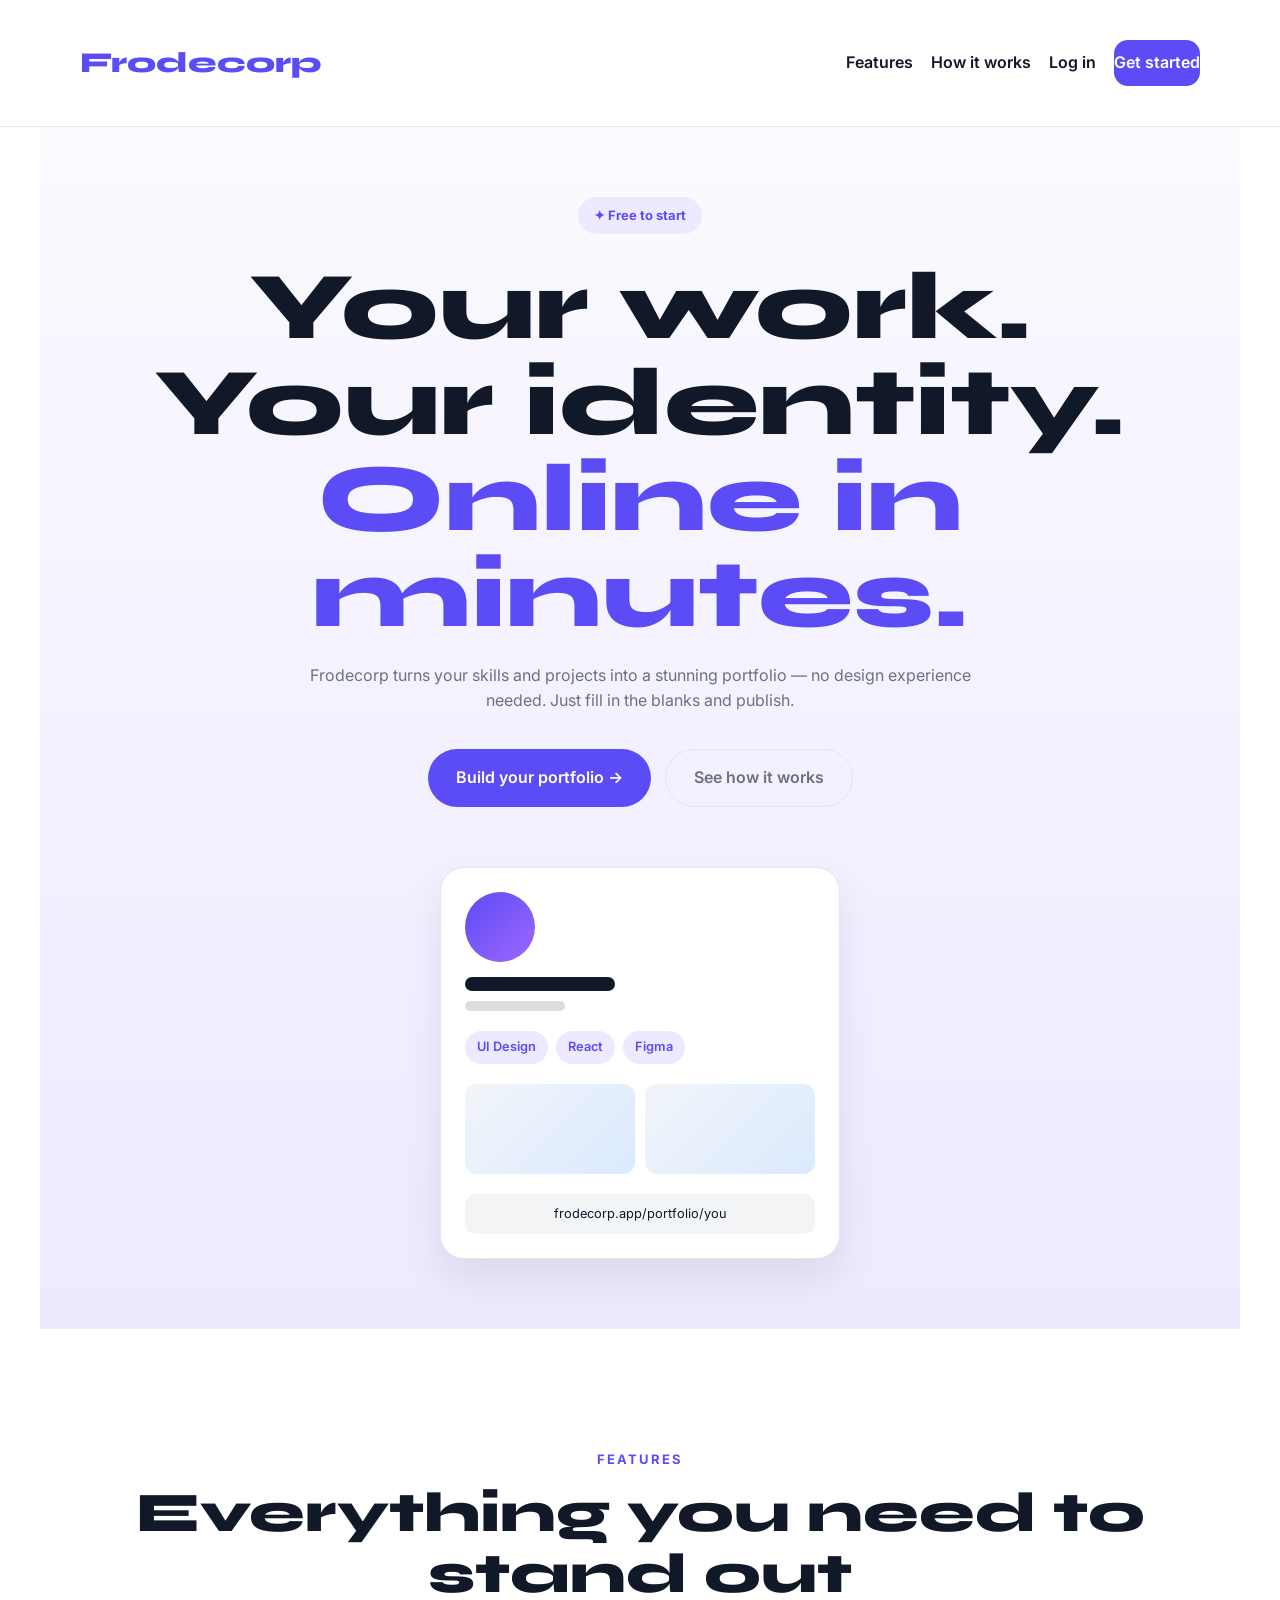
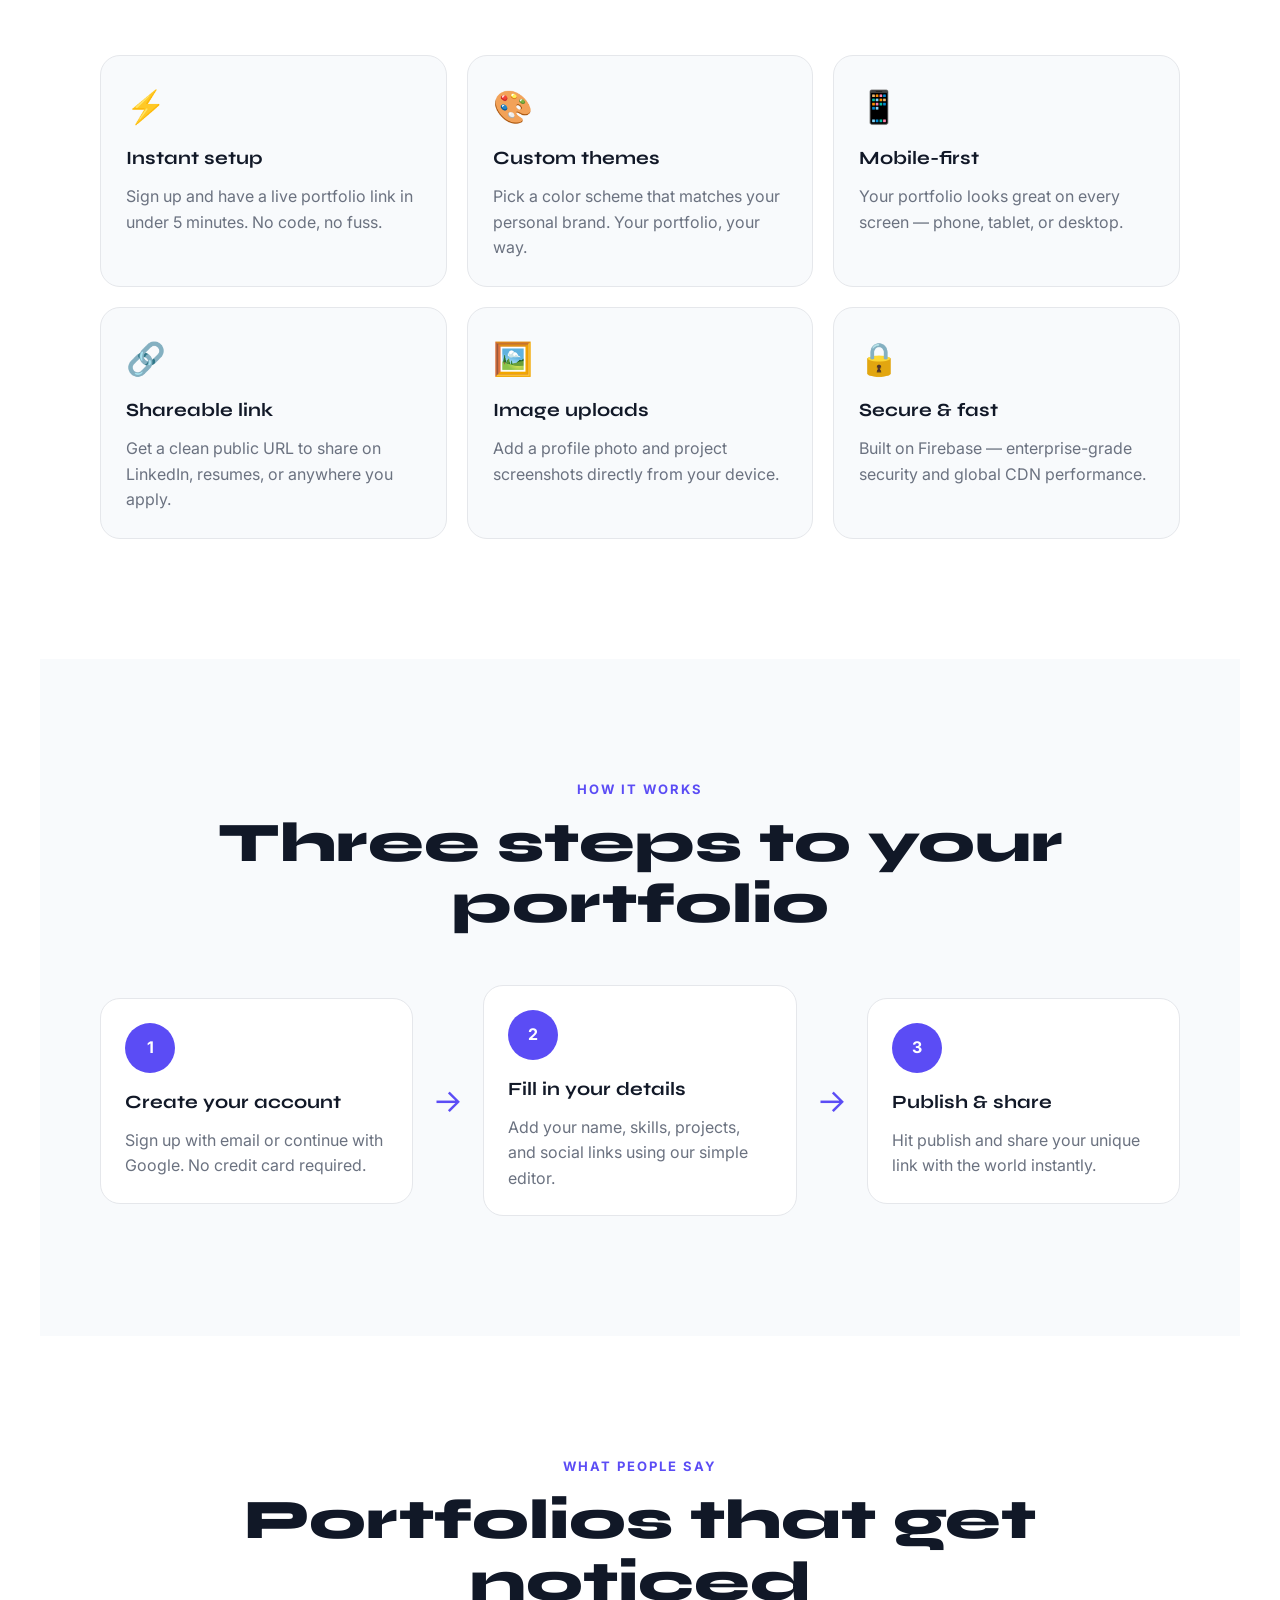
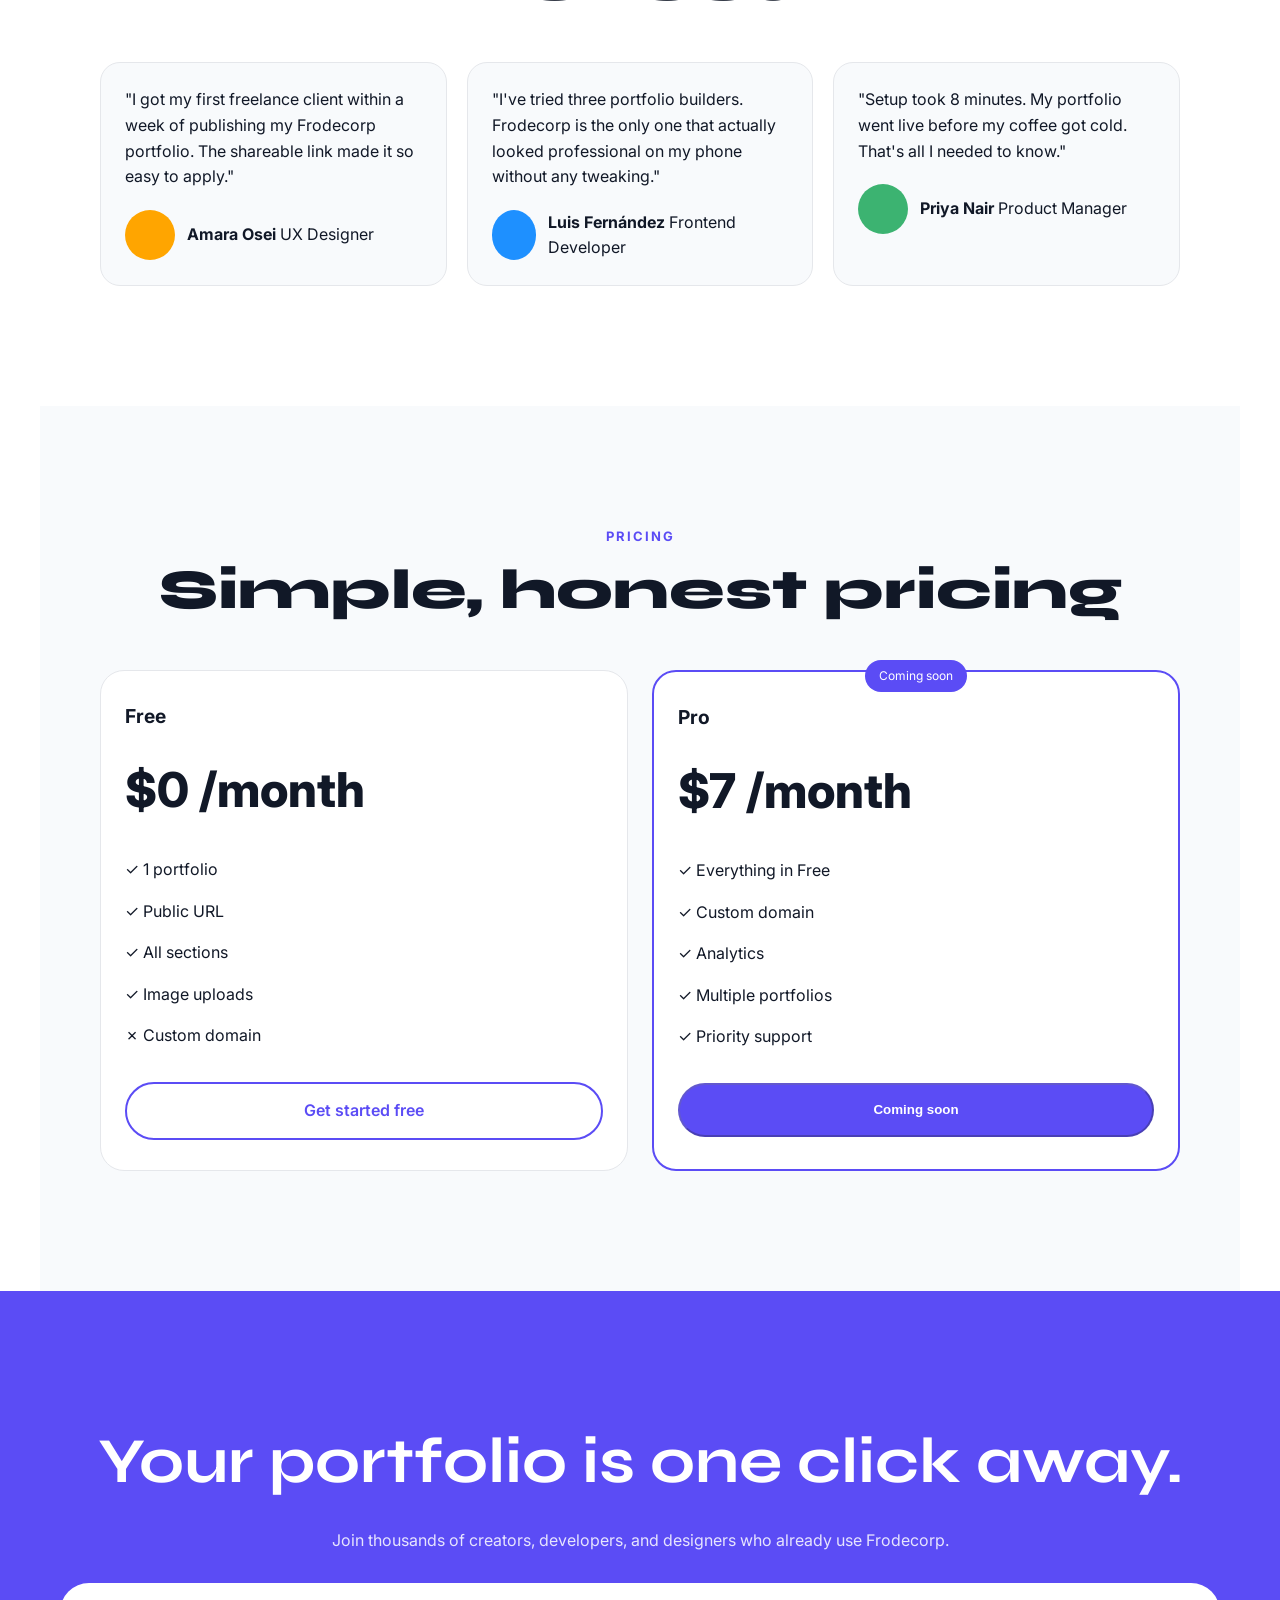
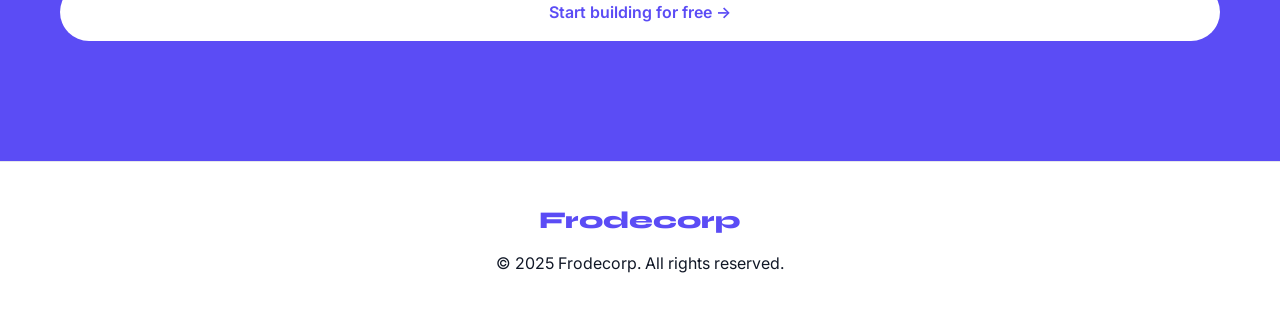
<file: index.html>
<!DOCTYPE html>
<html lang="en">
<head>
  <meta charset="UTF-8" />
  <meta name="viewport" content="width=device-width, initial-scale=1.0" />


<!-- Primary Meta -->
  <meta name="description" content="Frodecorp Builder — drag-and-drop website builder. Create, customize, and publish stunning websites in minutes. No coding required.">
  <meta name="theme-color" content="#6C63FF">

  <!-- Open Graph (Facebook, LinkedIn, WhatsApp) -->
  <meta property="og:type" content="website">
  <meta property="og:title" content="Frodecorp Builder">
  <meta property="og:description" content="Drag-and-drop website builder. Create, customize, and publish stunning websites in minutes. No coding required.">
  <meta property="og:image" content="https://comepty-official.github.io/Frodecorp-/assets/icon.png">
  <meta property="og:url" content="https://comepty-official.github.io/Frodecorp-/">
  <meta property="og:site_name" content="Frodecorp Builder">

  <!-- Twitter / X -->
  <meta name="twitter:card" content="summary_large_image">
  <meta name="twitter:title" content="Frodecorp Builder">
  <meta name="twitter:description" content="Drag-and-drop website builder. Create, customize, and publish stunning websites in minutes. No coding required.">
  <meta name="twitter:image" content="https://comepty-official.github.io/Frodecorp-/assets/icon.png">

  <!-- Favicon / Icon -->
  <link rel="icon" type="image/png" href="assets/icon.png">
  <link rel="apple-touch-icon" href="assets/icon.png">

  <!-- Fonts -->
  <link rel="preconnect" href="https://fonts.googleapis.com">
  <link rel="preconnect" href="https://fonts.gstatic.com" crossorigin>
  <link href="https://fonts.googleapis.com/css2?family=Syne:wght@400;600;700;800&family=Inter:wght@300;400;500;600&display=swap" rel="stylesheet">



  <title>Frodecorp — Build Your Portfolio</title>
  <link rel="preconnect" href="https://fonts.googleapis.com" />
  <link rel="preconnect" href="https://fonts.gstatic.com" crossorigin />
  <link href="https://fonts.googleapis.com/css2?family=Syne:wght@400;600;700;800&family=Inter:wght@300;400;500;600&display=swap" rel="stylesheet" />
  <link rel="stylesheet" href="css/index.css" />
</head>
<body>

  <!-- NAV -->
 <nav class="nav">
    <div class="nav-container">

        <a href="index.html" class="nav-logo">
            Frodecorp
        </a>

        <button class="menu-btn" id="menuBtn">
            ☰
        </button>

        <div class="nav-links" id="navLinks">
            <a href="#features">Features</a>
            <a href="#how">How it works</a>
            <a href="login.html" class="nav-login">Log in</a>
            <a href="signup.html" class="btn btn-sm nav-btn">
                Get started
            </a>
        </div>

    </div>
</nav>

  <!-- HERO -->
  <section class="hero">
    <div class="hero-badge">✦ Free to start</div>
    <h1 class="hero-title">
      Your work.<br />
      Your identity.<br />
      <span class="hero-accent">Online in minutes.</span>
    </h1>
    <p class="hero-sub">Frodecorp turns your skills and projects into a stunning portfolio — no design experience needed. Just fill in the blanks and publish.</p>
    <div class="hero-cta">
      <a href="signup.html" class="btn btn-lg">Build your portfolio →</a>
      <a href="#features" class="btn-ghost">See how it works</a>
    </div>
    <div class="hero-demo">
      <div class="demo-card">
        <div class="demo-avatar"></div>
        <div class="demo-info">
          <div class="demo-name"></div>
          <div class="demo-role"></div>
        </div>
        <div class="demo-skills">
          <span>UI Design</span><span>React</span><span>Figma</span>
        </div>
        <div class="demo-projects">
          <div class="demo-proj"></div>
          <div class="demo-proj"></div>
        </div>
        <div class="demo-tag">frodecorp.app/portfolio/you</div>
      </div>
    </div>
  </section>

  <!-- FEATURES -->
  <section class="features" id="features">
    <div class="section-label">Features</div>
    <h2 class="section-title">Everything you need to stand out</h2>
    <div class="features-grid">
      <div class="feature-card">
        <div class="feature-icon">⚡</div>
        <h3>Instant setup</h3>
        <p>Sign up and have a live portfolio link in under 5 minutes. No code, no fuss.</p>
      </div>
      <div class="feature-card">
        <div class="feature-icon">🎨</div>
        <h3>Custom themes</h3>
        <p>Pick a color scheme that matches your personal brand. Your portfolio, your way.</p>
      </div>
      <div class="feature-card">
        <div class="feature-icon">📱</div>
        <h3>Mobile-first</h3>
        <p>Your portfolio looks great on every screen — phone, tablet, or desktop.</p>
      </div>
      <div class="feature-card">
        <div class="feature-icon">🔗</div>
        <h3>Shareable link</h3>
        <p>Get a clean public URL to share on LinkedIn, resumes, or anywhere you apply.</p>
      </div>
      <div class="feature-card">
        <div class="feature-icon">🖼️</div>
        <h3>Image uploads</h3>
        <p>Add a profile photo and project screenshots directly from your device.</p>
      </div>
      <div class="feature-card">
        <div class="feature-icon">🔒</div>
        <h3>Secure & fast</h3>
        <p>Built on Firebase — enterprise-grade security and global CDN performance.</p>
      </div>
    </div>
  </section>

  <!-- HOW IT WORKS -->
  <section class="how" id="how">
    <div class="section-label">How it works</div>
    <h2 class="section-title">Three steps to your portfolio</h2>
    <div class="steps">
      <div class="step">
        <div class="step-num">1</div>
        <div class="step-content">
          <h3>Create your account</h3>
          <p>Sign up with email or continue with Google. No credit card required.</p>
        </div>
      </div>
      <div class="step-arrow">→</div>
      <div class="step">
        <div class="step-num">2</div>
        <div class="step-content">
          <h3>Fill in your details</h3>
          <p>Add your name, skills, projects, and social links using our simple editor.</p>
        </div>
      </div>
      <div class="step-arrow">→</div>
      <div class="step">
        <div class="step-num">3</div>
        <div class="step-content">
          <h3>Publish & share</h3>
          <p>Hit publish and share your unique link with the world instantly.</p>
        </div>
      </div>
    </div>
  </section>

  <!-- TESTIMONIALS -->
  <section class="testimonials">
    <div class="section-label">What people say</div>
    <h2 class="section-title">Portfolios that get noticed</h2>
    <div class="testi-grid">
      <div class="testi-card">
        <p>"I got my first freelance client within a week of publishing my Frodecorp portfolio. The shareable link made it so easy to apply."</p>
        <div class="testi-author">
          <div class="testi-avatar a1"></div>
          <div>
            <strong>Amara Osei</strong>
            <span>UX Designer</span>
          </div>
        </div>
      </div>
      <div class="testi-card">
        <p>"I've tried three portfolio builders. Frodecorp is the only one that actually looked professional on my phone without any tweaking."</p>
        <div class="testi-author">
          <div class="testi-avatar a2"></div>
          <div>
            <strong>Luis Fernández</strong>
            <span>Frontend Developer</span>
          </div>
        </div>
      </div>
      <div class="testi-card">
        <p>"Setup took 8 minutes. My portfolio went live before my coffee got cold. That's all I needed to know."</p>
        <div class="testi-author">
          <div class="testi-avatar a3"></div>
          <div>
            <strong>Priya Nair</strong>
            <span>Product Manager</span>
          </div>
        </div>
      </div>
    </div>
  </section>

  <!-- PRICING -->
  <section class="pricing">
    <div class="section-label">Pricing</div>
    <h2 class="section-title">Simple, honest pricing</h2>
    <div class="pricing-grid">
      <div class="pricing-card">
        <div class="pricing-tier">Free</div>
        <div class="pricing-price">$0 <span>/month</span></div>
        <ul>
          <li>✓ 1 portfolio</li>
          <li>✓ Public URL</li>
          <li>✓ All sections</li>
          <li>✓ Image uploads</li>
          <li>✗ Custom domain</li>
        </ul>
        <a href="signup.html" class="btn btn-outline w-full">Get started free</a>
      </div>
      <div class="pricing-card pricing-featured">
        <div class="pricing-badge">Coming soon</div>
        <div class="pricing-tier">Pro</div>
        <div class="pricing-price">$7 <span>/month</span></div>
        <ul>
          <li>✓ Everything in Free</li>
          <li>✓ Custom domain</li>
          <li>✓ Analytics</li>
          <li>✓ Multiple portfolios</li>
          <li>✓ Priority support</li>
        </ul>
        <button class="btn w-full" disabled>Coming soon</button>
      </div>
    </div>
  </section>

  <!-- CTA -->
  <section class="cta">
    <h2>Your portfolio is one click away.</h2>
    <p>Join thousands of creators, developers, and designers who already use Frodecorp.</p>
    <a href="signup.html" class="btn btn-lg btn-white">Start building for free →</a>
  </section>

  <!-- FOOTER -->
  <footer class="footer">
    <div class="footer-logo">Frodecorp</div>
    <p>© 2025 Frodecorp. All rights reserved.</p>
  </footer>
  
  
  
  <script>
      
      const menuBtn = document.getElementById("menuBtn");
const navLinks = document.getElementById("navLinks");

menuBtn.addEventListener("click", () => {
    navLinks.classList.toggle("active");
});

  </script>

</body>
</html>
</file>
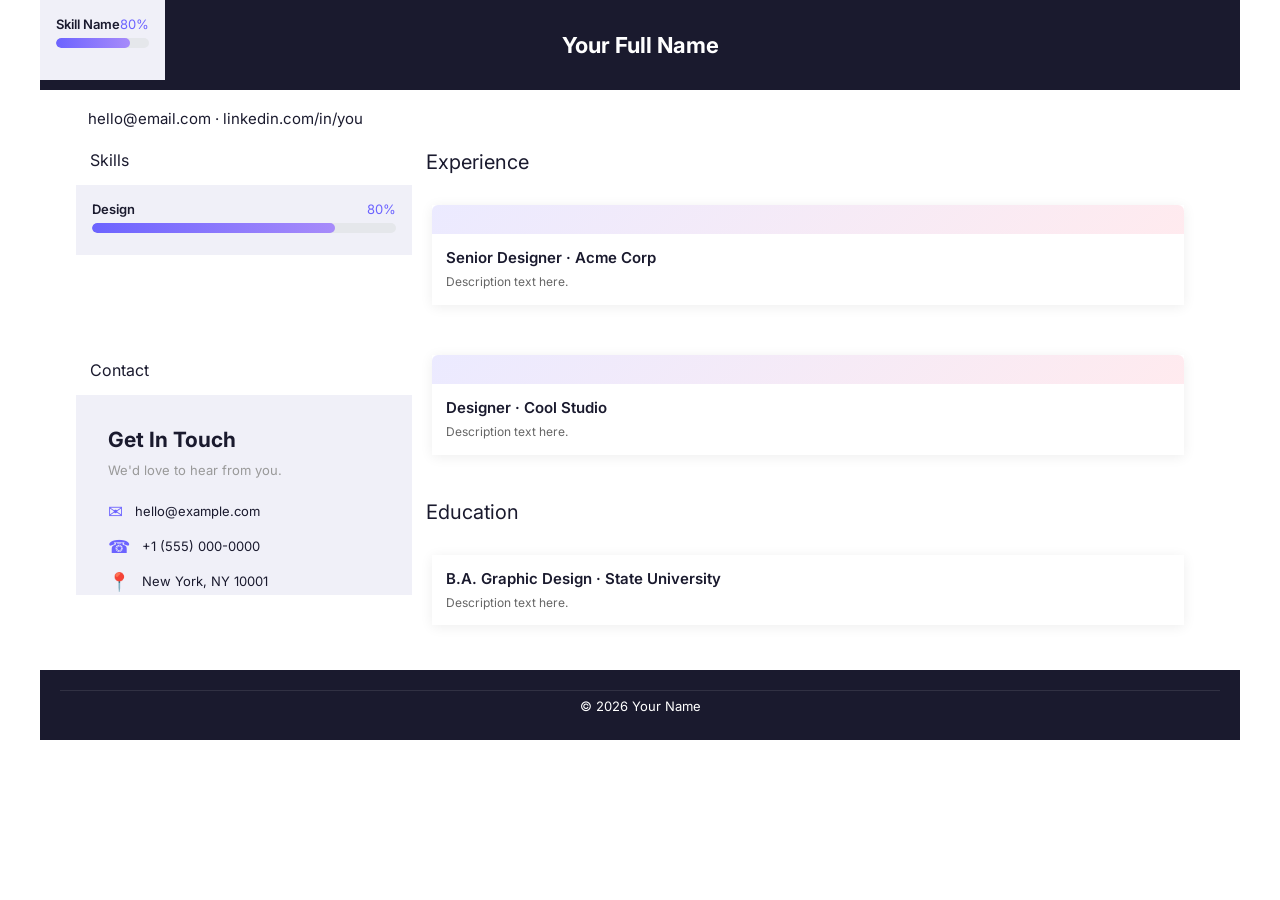
<file: game.html>
<!DOCTYPE html>
<html lang="en">
<head>
<meta charset="UTF-8"/>
<meta name="viewport" content="width=device-width,initial-scale=1"/>
<meta name="generator" content="Frodecorp Builder"/>
<title>My Website</title>
<style>
/* Frodecorp — Published Site */
@import url('https://fonts.googleapis.com/css2?family=Inter:wght@300;400;500;600;700;800&display=swap');
@import url('https://cdn.jsdelivr.net/npm/bootstrap-icons@1.11.3/font/bootstrap-icons.min.css');
*{box-sizing:border-box;margin:0;padding:0}
html{scroll-behavior:smooth}
body{font-family:'Inter',sans-serif;overflow-x:hidden}

/* ── Animations ── */
@keyframes fade-in{from{opacity:0}to{opacity:1}}
@keyframes slide-in{from{transform:translateX(-40px);opacity:0}to{transform:none;opacity:1}}
@keyframes slide-up{from{transform:translateY(30px);opacity:0}to{transform:none;opacity:1}}
@keyframes bounce{0%,100%{transform:translateY(0)}50%{transform:translateY(-12px)}}
@keyframes zoom{from{transform:scale(.6);opacity:0}to{transform:scale(1);opacity:1}}
@keyframes shake{0%,100%{transform:translateX(0)}20%,60%{transform:translateX(-6px)}40%,80%{transform:translateX(6px)}}
@keyframes rotate{from{transform:rotate(0deg)}to{transform:rotate(360deg)}}
@keyframes pulse{0%,100%{transform:scale(1)}50%{transform:scale(1.05)}}

/* ── Responsive canvas ── */
.fr-canvas{
  position:relative;
  width:100%;
  max-width:1200px;
  margin:0 auto;
  /* height set by JS below */
}

/* ── Each element: absolute in editor, fluid in viewer ── */
.fr-el{
  position:absolute;
  box-sizing:border-box;
  overflow:hidden;
}

/* ── Fluid overrides for small screens ── */
@media(max-width:767px){
  .fr-canvas{overflow-x:hidden}
  .fr-el{
    /* Convert px positions to % of 1200px design width */
    position:relative!important;
    left:auto!important;top:auto!important;
    width:100%!important;
    height:auto!important;
    min-height:var(--mh,auto);
    margin-bottom:12px;
  }
  .fr-el[data-type="navbar"] nav{display:none}
  .fr-el[data-type="hero"] h1{font-size:clamp(22px,6vw,36px)!important}
  .fr-el[data-type="hero"]{padding:40px 20px!important}
  .fr-el[data-type="stats"]{flex-wrap:wrap;gap:16px}
  .fr-el[data-type="stats"]>div{flex:1;min-width:80px}
}
@media(min-width:768px) and (max-width:1199px){
  .fr-el[data-type="hero"] h1{font-size:clamp(26px,3.5vw,48px)!important}
}

/* ── Responsive text ── */
.fr-el h1{line-height:1.15}
.fr-el p{line-height:1.6}
button{font-family:'Inter',sans-serif}

</style>
</head>
<body>
<div class="fr-canvas" id="frCanvas" style="height:NaNpx" data-design-w="1200">
  <div class="fr-el" data-type="header" style="position:absolute;left:0px;top:0px;width:1200px;height:90px;z-index:134;color:#ffffff;background-color:#1a1a2e;font-size:22px;font-family:Inter;font-weight:400;text-align:left;padding:20px;border-radius:0px;--mh:90px"><div style="display:flex;align-items:center;justify-content:center;width:100%;height:100%"><span style="font-size:22px;font-family:Inter;font-weight:400;color:#ffffff;text-align:left;font-size:22px;font-weight:700">Your Full Name</span></div></div>
  <div class="fr-el" data-type="text" style="position:absolute;left:36px;top:100px;width:336px;height:30px;z-index:135;color:#1a1a2e;background-color:transparent;font-size:15px;font-family:Inter;font-weight:400;text-align:left;padding:8px;border-radius:0px;--mh:30px"><span style="font-size:15px;font-family:Inter;font-weight:400;color:#1a1a2e;text-align:left;padding:4px;line-height:1.5">hello@email.com · linkedin.com/in/you</span></div>
  <div class="fr-el" data-type="heading" style="position:absolute;left:36px;top:140px;width:336px;height:40px;z-index:136;color:#1a1a2e;background-color:transparent;font-size:16px;font-family:Inter;font-weight:400;text-align:left;padding:10px;border-radius:0px;--mh:40px"><span style="font-size:16px;font-family:Inter;font-weight:400;color:#1a1a2e;text-align:left;padding:4px;line-height:1.2">Skills</span></div>
  <div class="fr-el" data-type="progress" style="position:absolute;left:36px;top:185px;width:336px;height:70px;z-index:137;color:#1a1a2e;background-color:#f0f0f8;font-size:13px;font-family:Inter;font-weight:400;text-align:left;padding:16px;border-radius:0px;--mh:70px"><div style="width:100%">
        <div style="display:flex;justify-content:space-between;margin-bottom:6px"><span style="font-size:13px;font-weight:600;color:#1a1a2e">Design</span><span style="font-size:13px;color:#6c63ff">80%</span></div>
        <div style="background:#e5e7eb;border-radius:8px;height:10px;overflow:hidden"><div style="background:linear-gradient(90deg,#6c63ff,#a78bfa);width:80%;height:100%;border-radius:8px"></div></div>
      </div></div>
  <div class="fr-el" data-type="progress" style="position:absolute;left:undefinedpx;top:undefinedpx;width:nullpx;height:80px;z-index:138;color:#1a1a2e;background-color:#f0f0f8;font-size:13px;font-family:Inter;font-weight:400;text-align:left;padding:16px;border-radius:0px;--mh:80px"><div style="width:100%">
        <div style="display:flex;justify-content:space-between;margin-bottom:6px"><span style="font-size:13px;font-weight:600;color:#1a1a2e">Skill Name</span><span style="font-size:13px;color:#6c63ff">80%</span></div>
        <div style="background:#e5e7eb;border-radius:8px;height:10px;overflow:hidden"><div style="background:linear-gradient(90deg,#6c63ff,#a78bfa);width:80%;height:100%;border-radius:8px"></div></div>
      </div></div>
  <div class="fr-el" data-type="heading" style="position:absolute;left:36px;top:350px;width:336px;height:40px;z-index:139;color:#1a1a2e;background-color:transparent;font-size:16px;font-family:Inter;font-weight:400;text-align:left;padding:10px;border-radius:0px;--mh:40px"><span style="font-size:16px;font-family:Inter;font-weight:400;color:#1a1a2e;text-align:left;padding:4px;line-height:1.2">Contact</span></div>
  <div class="fr-el" data-type="contact" style="position:absolute;left:36px;top:395px;width:336px;height:200px;z-index:140;color:#1a1a2e;background-color:#f0f0f8;font-size:15px;font-family:Inter;font-weight:400;text-align:left;padding:32px;border-radius:0px;--mh:200px"><div>
        <h3 style="font-size:15px;font-family:Inter;font-weight:400;color:#1a1a2e;text-align:left;font-weight:700;font-size:21px;margin:0 0 8px">Get In Touch</h3>
        <p style="color:#999;font-size:13px;margin:0 0 20px">We'd love to hear from you.</p>
        <div style="display:flex;flex-direction:column;gap:14px">
          <div style="display:flex;align-items:center;gap:12px"><span style="color:#6c63ff;font-size:18px">✉</span><span style="font-size:13px">hello@example.com</span></div>
          <div style="display:flex;align-items:center;gap:12px"><span style="color:#6c63ff;font-size:18px">☎</span><span style="font-size:13px">+1 (555) 000-0000</span></div>
          <div style="display:flex;align-items:center;gap:12px"><span style="color:#6c63ff;font-size:18px">📍</span><span style="font-size:13px">New York, NY 10001</span></div>
        </div>
      </div></div>
  <div class="fr-el" data-type="heading" style="position:absolute;left:372px;top:140px;width:792px;height:40px;z-index:141;color:#1a1a2e;background-color:transparent;font-size:20px;font-family:Inter;font-weight:400;text-align:left;padding:10px;border-radius:0px;--mh:40px"><span style="font-size:20px;font-family:Inter;font-weight:400;color:#1a1a2e;text-align:left;padding:4px;line-height:1.2">Experience</span></div>
  <div class="fr-el" data-type="card" style="position:absolute;left:372px;top:185px;width:792px;height:140px;z-index:142;color:#1a1a2e;background-color:#ffffff;font-size:15px;font-family:Inter;font-weight:400;text-align:left;padding:20px;border-radius:8px;--mh:140px"><div style="display:flex;flex-direction:column;width:100%;height:100%;box-shadow:0 2px 12px rgba(0,0,0,.07)">
        <div style="background:linear-gradient(135deg,#6c63ff22,#ff658422);height:90px;border-radius:6px 6px 0 0;display:flex;align-items:center;justify-content:center"></div>
        <div style="padding:14px;flex:1">
          <h4 style="font-size:15px;font-family:Inter;font-weight:400;color:#1a1a2e;text-align:left;font-weight:600;margin:0 0 6px">Senior Designer · Acme Corp</h4>
          <p style="font-size:12px;color:#666;margin:0;line-height:1.5">Description text here.</p>
        </div>
      </div></div>
  <div class="fr-el" data-type="card" style="position:absolute;left:372px;top:335px;width:792px;height:140px;z-index:143;color:#1a1a2e;background-color:#ffffff;font-size:15px;font-family:Inter;font-weight:400;text-align:left;padding:20px;border-radius:8px;--mh:140px"><div style="display:flex;flex-direction:column;width:100%;height:100%;box-shadow:0 2px 12px rgba(0,0,0,.07)">
        <div style="background:linear-gradient(135deg,#6c63ff22,#ff658422);height:90px;border-radius:6px 6px 0 0;display:flex;align-items:center;justify-content:center"></div>
        <div style="padding:14px;flex:1">
          <h4 style="font-size:15px;font-family:Inter;font-weight:400;color:#1a1a2e;text-align:left;font-weight:600;margin:0 0 6px">Designer · Cool Studio</h4>
          <p style="font-size:12px;color:#666;margin:0;line-height:1.5">Description text here.</p>
        </div>
      </div></div>
  <div class="fr-el" data-type="heading" style="position:absolute;left:372px;top:490px;width:792px;height:40px;z-index:144;color:#1a1a2e;background-color:transparent;font-size:20px;font-family:Inter;font-weight:400;text-align:left;padding:10px;border-radius:0px;--mh:40px"><span style="font-size:20px;font-family:Inter;font-weight:400;color:#1a1a2e;text-align:left;padding:4px;line-height:1.2">Education</span></div>
  <div class="fr-el" data-type="card" style="position:absolute;left:372px;top:535px;width:792px;height:110px;z-index:145;color:#1a1a2e;background-color:#ffffff;font-size:15px;font-family:Inter;font-weight:400;text-align:left;padding:20px;border-radius:8px;--mh:110px"><div style="display:flex;flex-direction:column;width:100%;height:100%;box-shadow:0 2px 12px rgba(0,0,0,.07)">
        <div style="background:linear-gradient(135deg,#6c63ff22,#ff658422);height:90px;border-radius:6px 6px 0 0;display:flex;align-items:center;justify-content:center"></div>
        <div style="padding:14px;flex:1">
          <h4 style="font-size:15px;font-family:Inter;font-weight:400;color:#1a1a2e;text-align:left;font-weight:600;margin:0 0 6px">B.A. Graphic Design · State University</h4>
          <p style="font-size:12px;color:#666;margin:0;line-height:1.5">Description text here.</p>
        </div>
      </div></div>
  <div class="fr-el" data-type="footer" style="position:absolute;left:0px;top:670px;width:1200px;height:70px;z-index:146;color:#ffffff;background-color:#1a1a2e;font-size:13px;font-family:Inter;font-weight:400;text-align:left;padding:20px;border-radius:0px;--mh:70px"><div style="display:flex;align-items:center;justify-content:center;width:100%;height:100%;border-top:1px solid rgba(255,255,255,.1)"><span style="font-size:13px;font-family:Inter;font-weight:400;color:#ffffff;text-align:left;">© 2026 Your Name</span></div></div>
</div>
<script>
// ── Responsive scaling for published pages ────────────────
(function(){
  var canvas   = document.getElementById("frCanvas");
  var designW  = parseInt(canvas.dataset.designW) || 1200;

  function scale(){
    var vw = window.innerWidth;
    if(vw >= designW){
      // Full size — just centre it
      canvas.style.transform = "";
      canvas.style.transformOrigin = "";
      canvas.style.width = designW + "px";
      canvas.style.marginLeft = "auto";
      canvas.style.marginRight = "auto";
      return;
    }
    // Scale down proportionally — site looks IDENTICAL but smaller
    var ratio = vw / designW;
    canvas.style.transform = "scale(" + ratio + ")";
    canvas.style.transformOrigin = "top left";
    canvas.style.width = designW + "px";
    canvas.style.marginLeft = "0";
    // Collapse the scaled height so there's no gap
    var ch = parseInt(canvas.style.height) || canvas.offsetHeight;
    canvas.parentElement.style.minHeight = Math.ceil(ch * ratio) + "px";
  }

  scale();
  window.addEventListener("resize", scale);
})();
</script>
</body>
</html>
</file>
<file: css/index.css>
/* ===== RESET ===== */
*{
  margin:0;
  padding:0;
  box-sizing:border-box;
}

html{
  scroll-behavior:smooth;
}

body{
  font-family:'Inter',sans-serif;
  background:#fff;
  color:#111827;
  overflow-x:hidden;
  line-height:1.6;
}

img{
  max-width:100%;
  display:block;
}

a{
  text-decoration:none;
  color:inherit;
}

:root{
  --primary:#5b4cf5;
  --primary-dark:#4338ca;
  --primary-light:#ede9ff;
  --text:#111827;
  --muted:#6b7280;
  --border:#e5e7eb;
  --bg:#ffffff;
  --card:#f8fafc;
  --radius:20px;
  --max-width:1200px;
}

/* ===== GLOBAL ===== */
section{
  padding:80px 20px;
}

.section-label{
  color:var(--primary);
  font-size:13px;
  font-weight:700;
  text-transform:uppercase;
  letter-spacing:2px;
  margin-bottom:12px;
  text-align:center;
}

.section-title{
  text-align:center;
  font-size:clamp(2rem,6vw,3.5rem);
  font-weight:800;
  font-family:'Syne',sans-serif;
  line-height:1.1;
  margin-bottom:50px;
}

.features,
.how,
.testimonials,
.pricing{
  max-width:var(--max-width);
  margin:auto;
}

/* ===== BUTTONS ===== */
.btn{
  display:flex;
  align-items:center;
  justify-content:center;
  width:100%;
  min-height:54px;
  padding:14px 24px;
  background:var(--primary);
  color:#fff;
  border-radius:999px;
  font-weight:600;
  transition:.3s;
}

.btn:hover{
  background:var(--primary-dark);
}

.btn-outline{
  background:transparent;
  border:2px solid var(--primary);
  color:var(--primary);
}

.btn-white{
  background:#fff;
  color:var(--primary);
}

.btn-sm{
  min-height:44px;
}

.btn-lg{
  min-height:58px;
}

.btn-ghost{
  display:flex;
  align-items:center;
  justify-content:center;
  min-height:54px;
  border-radius:999px;
  border:1px solid var(--border);
  color:var(--muted);
  font-weight:600;
}

.w-full{
  width:100%;
}

/* ===== NAV ===== */

.nav{
    position:sticky;
    top:0;
    z-index:1000;
    background:rgba(255,255,255,.95);
    backdrop-filter:blur(15px);
    border-bottom:1px solid var(--border);
}

.nav-container{
    max-width:1200px;
    margin:auto;
    padding:14px 18px;
    display:flex;
    align-items:center;
    justify-content:space-between;
}

.nav-logo{
    font-family:'Syne',sans-serif;
    font-size:1.6rem;
    font-weight:800;
    color:var(--primary);
}

.menu-btn{
    width:44px;
    height:44px;
    border:none;
    background:transparent;
    font-size:1.6rem;
    cursor:pointer;
}

.nav-links{
    position:fixed;
    top:73px;
    left:0;
    width:100%;
    background:#fff;
    display:none;
    flex-direction:column;
    padding:20px;
    gap:14px;
    border-bottom:1px solid var(--border);
}

.nav-links.active{
    display:flex;
}

.nav-links a{
    width:100%;
    text-align:center;
    padding:14px;
    border-radius:14px;
    font-weight:600;
}

.nav-links a:hover{
    background:#f8fafc;
}

.nav-login{
    border:1px solid var(--border);
}

.nav-btn{
    width:100%;
}

@media (min-width:768px){

    .menu-btn{
        display:none;
    }

    .nav-container{
        padding:18px 24px;
    }

    .nav-links{
        position:static;
        display:flex !important;
        flex-direction:row;
        align-items:center;
        width:auto;
        background:none;
        border:none;
        padding:0;
        gap:20px;
    }

    .nav-links a{
        width:auto;
        padding:10px 0;
    }

    .nav-links a:hover{
        background:none;
        color:var(--primary);
    }

    .nav-login{
        border:none;
    }

    .nav-btn{
        width:auto;
        padding:0 20px;
    }
}

@media (min-width:1100px){

    .nav-container{
        padding:20px 40px;
    }

    .nav-logo{
        font-size:1.8rem;
    }

    .nav-links{
        gap:30px;
    }
}

/* ===== HERO ===== */
.hero{
  max-width:var(--max-width);
  margin:auto;
  padding:70px 20px;
  text-align:center;
  background:linear-gradient(to bottom,#fafaff,#ede9ff);
}

.hero-badge{
  display:inline-block;
  background:var(--primary-light);
  color:var(--primary);
  padding:8px 16px;
  border-radius:999px;
  font-size:13px;
  font-weight:700;
  margin-bottom:25px;
}

.hero-title{
  font-family:'Syne',sans-serif;
  font-size:clamp(2.8rem,12vw,6rem);
  line-height:1;
  font-weight:800;
  margin-bottom:20px;
}

.hero-accent{
  color:var(--primary);
}

.hero-sub{
  max-width:700px;
  margin:auto;
  color:var(--muted);
}

.hero-cta{
  display:flex;
  flex-direction:column;
  gap:14px;
  margin-top:35px;
}

.hero-demo{
  margin-top:60px;
}

.demo-card{
  max-width:400px;
  margin:auto;
  background:#fff;
  border-radius:24px;
  border:1px solid var(--border);
  padding:24px;
  box-shadow:0 20px 40px rgba(0,0,0,.08);
}

.demo-avatar{
  width:70px;
  height:70px;
  border-radius:50%;
  background:linear-gradient(135deg,#5b4cf5,#9f67ff);
  margin-bottom:15px;
}

.demo-name{
  width:150px;
  height:14px;
  background:#111827;
  border-radius:999px;
  margin-bottom:10px;
}

.demo-role{
  width:100px;
  height:10px;
  background:#ddd;
  border-radius:999px;
  margin-bottom:20px;
}

.demo-skills{
  display:flex;
  flex-wrap:wrap;
  gap:8px;
  margin-bottom:20px;
}

.demo-skills span{
  background:var(--primary-light);
  color:var(--primary);
  padding:6px 12px;
  border-radius:999px;
  font-size:.8rem;
  font-weight:600;
}

.demo-projects{
  display:grid;
  grid-template-columns:1fr 1fr;
  gap:10px;
  margin-bottom:20px;
}

.demo-proj{
  height:90px;
  border-radius:12px;
  background:linear-gradient(135deg,#f1f5f9,#dbeafe);
}

.demo-tag{
  background:#f3f4f6;
  padding:10px;
  border-radius:10px;
  text-align:center;
  font-size:.8rem;
}

/* ===== FEATURES ===== */
.features-grid{
  display:grid;
  grid-template-columns:1fr;
  gap:20px;
}

.feature-card{
  background:var(--card);
  border:1px solid var(--border);
  border-radius:20px;
  padding:25px;
}

.feature-icon{
  font-size:2rem;
  margin-bottom:12px;
}

.feature-card h3{
  font-family:'Syne',sans-serif;
  margin-bottom:10px;
}

.feature-card p{
  color:var(--muted);
}

/* ===== HOW ===== */
.how{
  background:#f8fafc;
}

.steps{
  display:flex;
  flex-direction:column;
  gap:20px;
}

.step{
  background:#fff;
  border:1px solid var(--border);
  border-radius:20px;
  padding:24px;
}

.step-num{
  width:50px;
  height:50px;
  border-radius:50%;
  background:var(--primary);
  color:#fff;
  display:flex;
  align-items:center;
  justify-content:center;
  font-weight:700;
  margin-bottom:15px;
}

.step-content h3{
  margin-bottom:10px;
  font-family:'Syne',sans-serif;
}

.step-content p{
  color:var(--muted);
}

.step-arrow{
  display:none;
}

/* ===== TESTIMONIALS ===== */
.testi-grid{
  display:grid;
  grid-template-columns:1fr;
  gap:20px;
}

.testi-card{
  background:var(--card);
  border:1px solid var(--border);
  border-radius:20px;
  padding:24px;
}

.testi-card p{
  margin-bottom:20px;
}

.testi-author{
  display:flex;
  align-items:center;
  gap:12px;
}

.testi-avatar{
  width:50px;
  height:50px;
  border-radius:50%;
}

.a1{background:orange;}
.a2{background:dodgerblue;}
.a3{background:mediumseagreen;}

/* ===== PRICING ===== */
.pricing{
  background:#f8fafc;
}

.pricing-grid{
  display:grid;
  grid-template-columns:1fr;
  gap:24px;
}

.pricing-card{
  background:#fff;
  border:1px solid var(--border);
  border-radius:24px;
  padding:30px 24px;
  position:relative;
}

.pricing-featured{
  border:2px solid var(--primary);
}

.pricing-badge{
  position:absolute;
  top:-12px;
  left:50%;
  transform:translateX(-50%);
  background:var(--primary);
  color:#fff;
  padding:6px 14px;
  border-radius:999px;
  font-size:.75rem;
}

.pricing-tier{
  font-size:1.2rem;
  font-weight:700;
}

.pricing-price{
  font-size:3rem;
  font-weight:800;
  margin:20px 0;
}

.pricing-card ul{
  list-style:none;
  margin-bottom:25px;
}

.pricing-card li{
  padding:8px 0;
}

/* ===== CTA ===== */
.cta{
  background:var(--primary);
  text-align:center;
}

.cta h2{
  color:#fff;
  font-size:clamp(2rem,7vw,4rem);
  font-family:'Syne',sans-serif;
  margin-bottom:15px;
}

.cta p{
  color:rgba(255,255,255,.85);
  margin-bottom:30px;
}

/* ===== FOOTER ===== */
.footer{
  text-align:center;
  padding:40px 20px;
  border-top:1px solid var(--border);
}

.footer-logo{
  font-family:'Syne',sans-serif;
  font-size:1.5rem;
  font-weight:800;
  color:var(--primary);
  margin-bottom:10px;
}

/* ===== TABLET ===== */
@media (min-width:768px){

  .nav{
    padding:18px 30px;
  }

  .nav-links{
    gap:18px;
  }

  .nav-links a:not(.nav-login):not(.btn){
    display:inline-block;
  }

  .hero-cta{
    flex-direction:row;
    justify-content:center;
  }

  .hero-cta .btn,
  .hero-cta .btn-ghost{
    width:auto;
    padding-left:28px;
    padding-right:28px;
  }

  .features-grid{
    grid-template-columns:repeat(2,1fr);
  }

  .testi-grid{
    grid-template-columns:repeat(2,1fr);
  }

  .pricing-grid{
    grid-template-columns:repeat(2,1fr);
  }
}

/* ===== DESKTOP ===== */
@media (min-width:1100px){

  section{
    padding:120px 60px;
  }

  .nav{
    max-width:1280px;
    margin:auto;
    padding:20px 40px;
  }

  .nav-logo{
    font-size:1.8rem;
  }

  .features-grid{
    grid-template-columns:repeat(3,1fr);
  }

  .testi-grid{
    grid-template-columns:repeat(3,1fr);
  }

  .steps{
    flex-direction:row;
    align-items:center;
  }

  .step{
    flex:1;
  }

  .step-arrow{
    display:flex;
    align-items:center;
    justify-content:center;
    font-size:2rem;
    color:var(--primary);
  }
}
</file>
